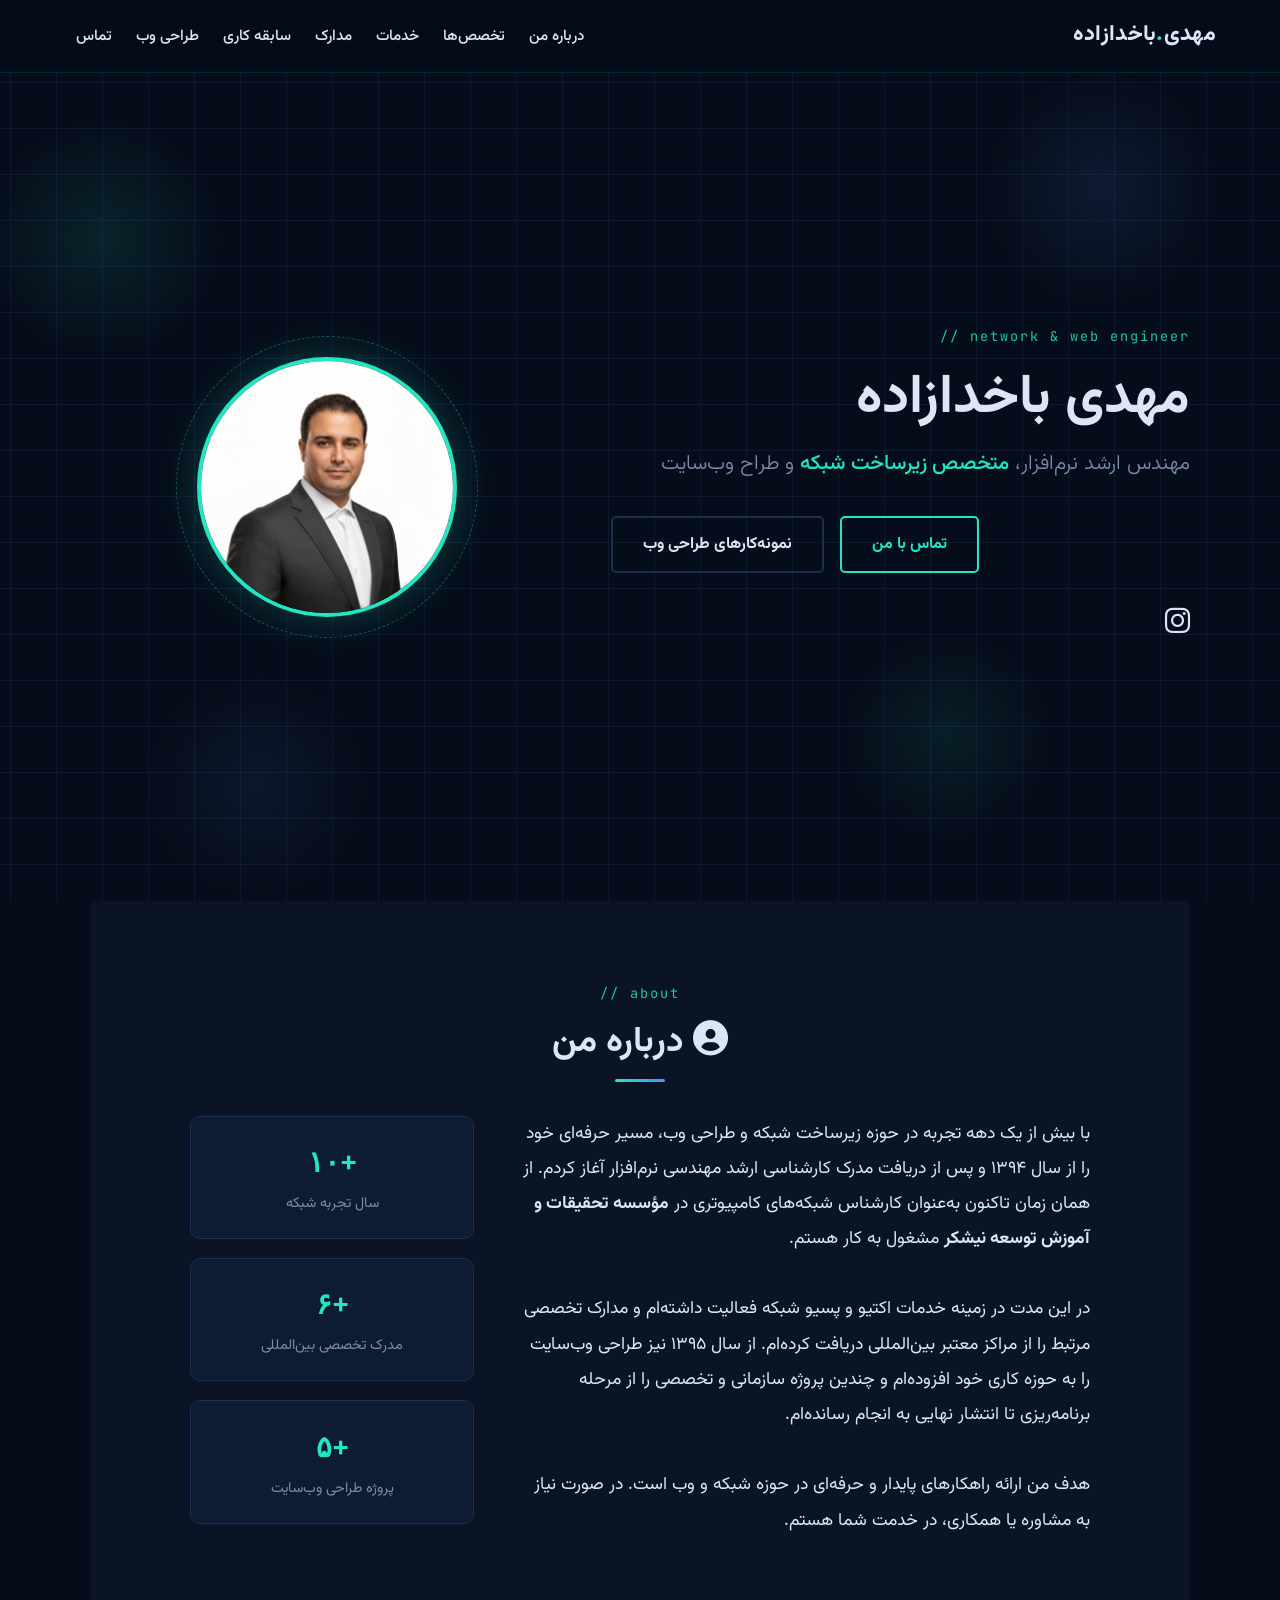
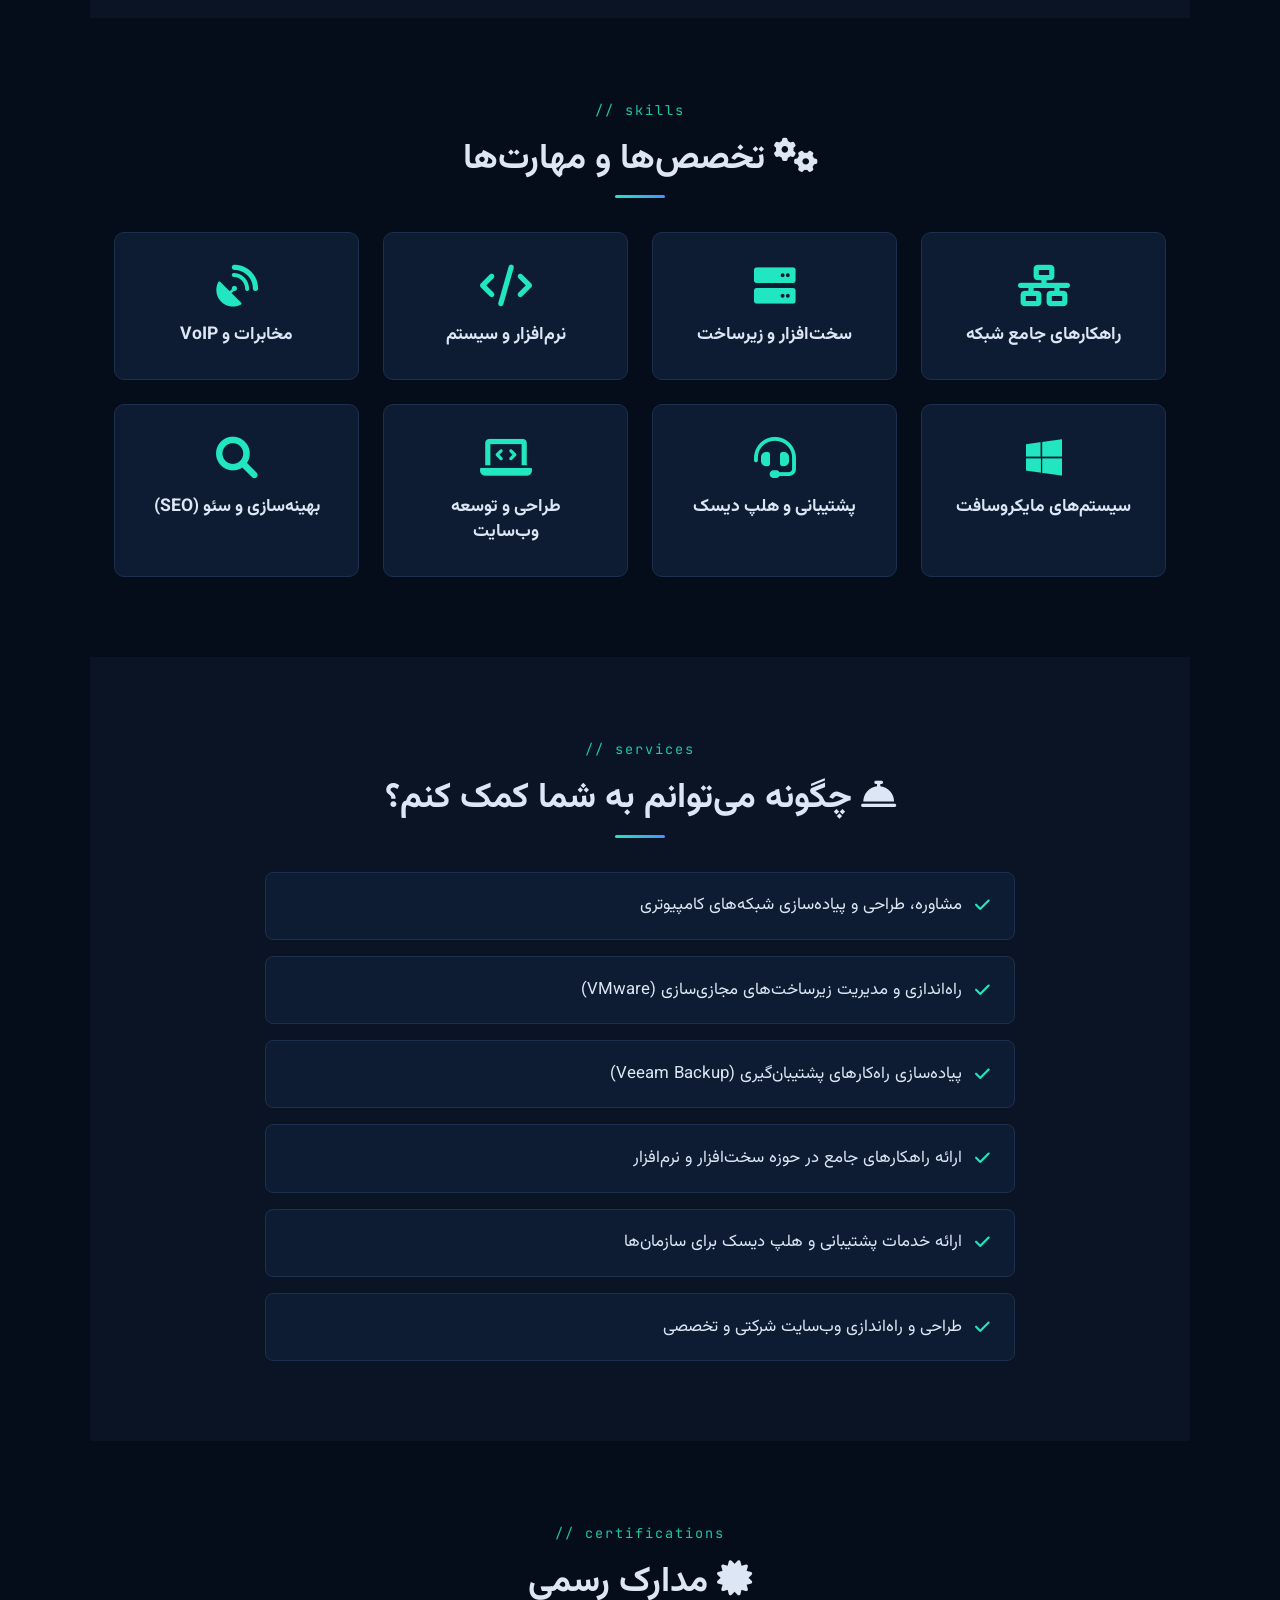
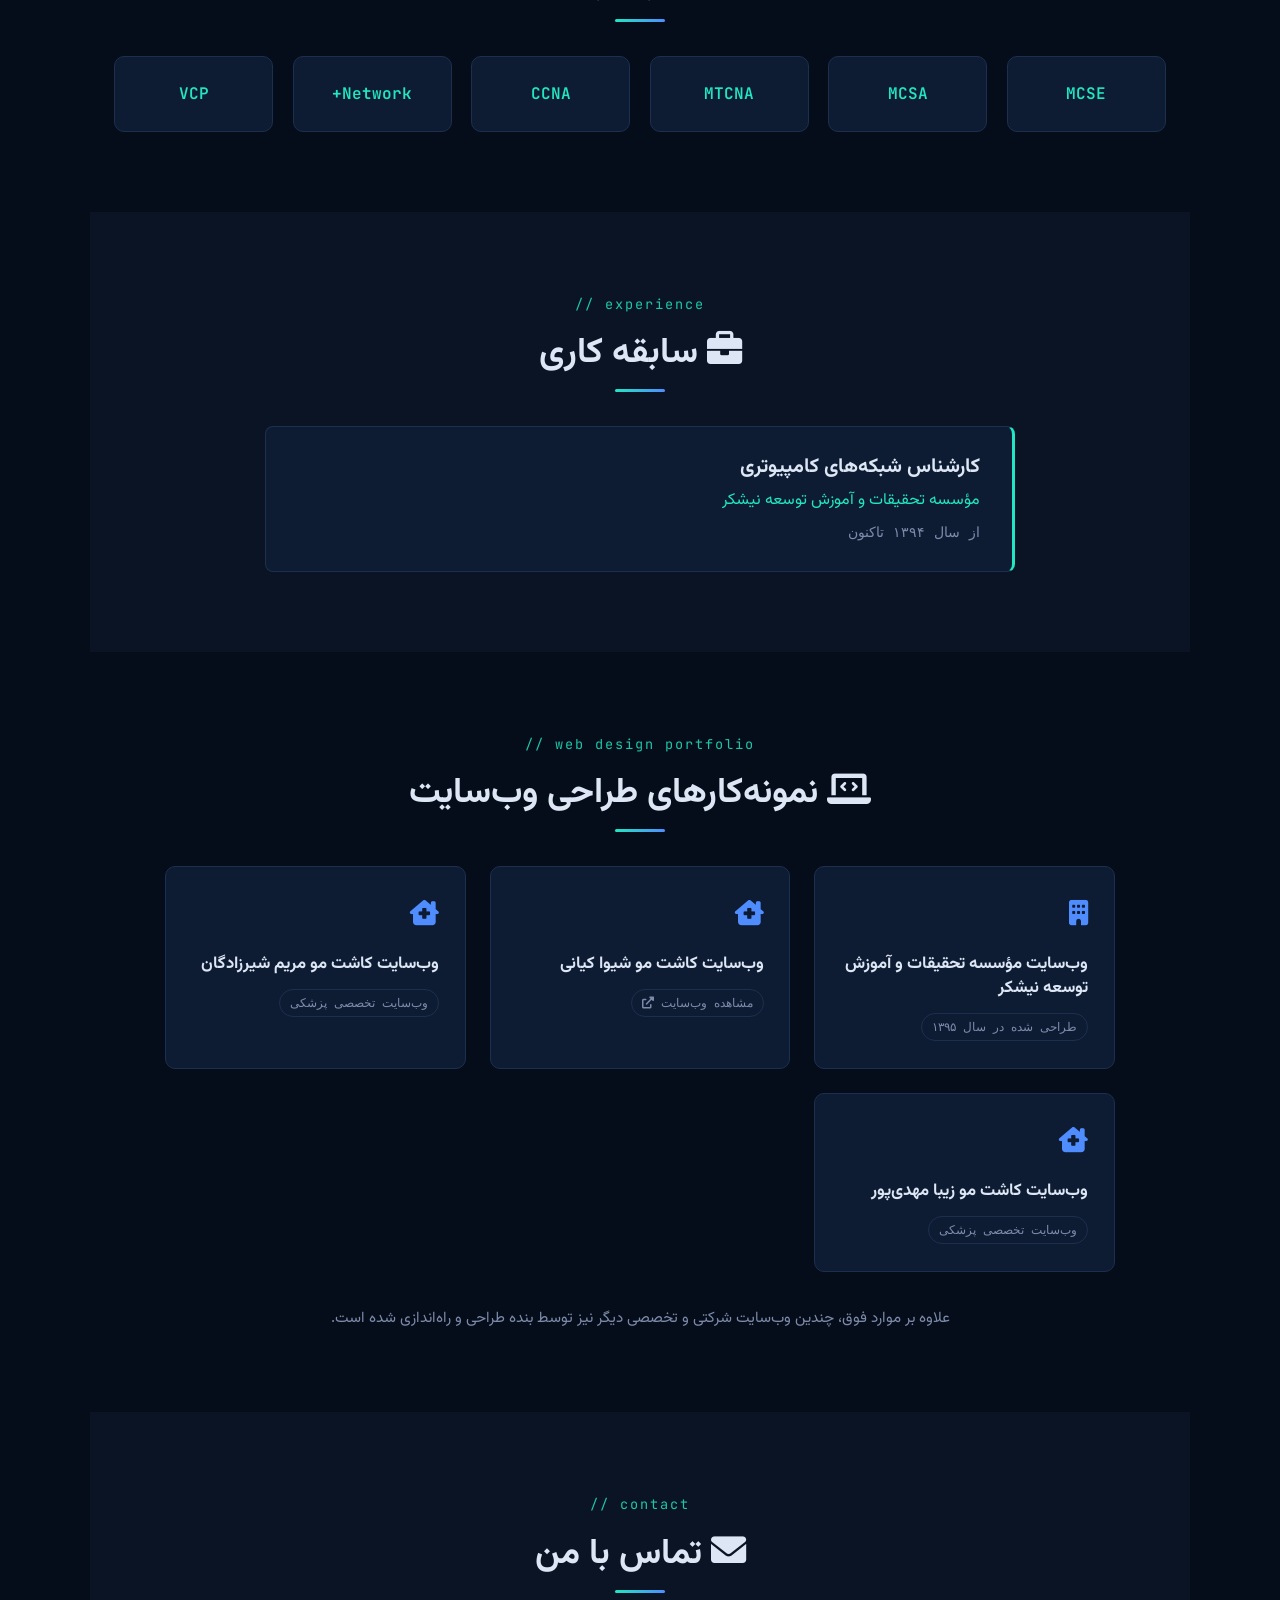
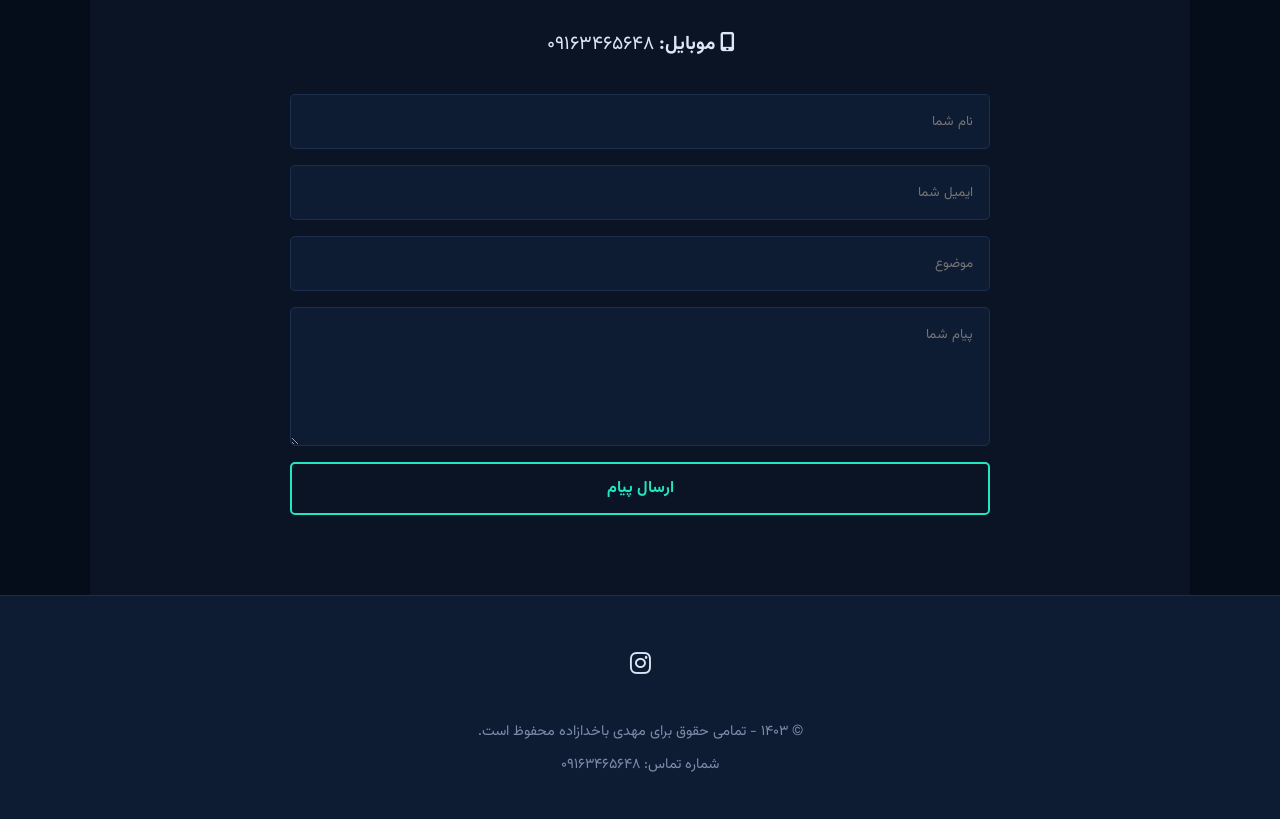
<file: index.html>
<!DOCTYPE html>
<html lang="fa" dir="rtl">
<head>
    <meta charset="UTF-8">
    <meta name="viewport" content="width=device-width, initial-scale=1.0">
    <title>مهدی باخدازاده | متخصص شبکه و طراحی وب‌سایت</title>
    <meta name="description" content="مهدی باخدازاده، کارشناس ارشد شبکه‌های کامپیوتری و طراح وب‌سایت با بیش از یک دهه تجربه. مشاوره، طراحی و پیاده‌سازی شبکه، مجازی‌سازی VMware، پشتیبان‌گیری Veeam و طراحی سایت حرفه‌ای.">
    <meta name="keywords" content="مهدی باخدازاده, کارشناس شبکه, متخصص شبکه, طراحی سایت, طراح وب سایت, VMware, Veeam Backup, CCNA, MCSE, پشتیبانی شبکه, هلپ دسک">
    <meta name="author" content="مهدی باخدازاده">
    <meta name="robots" content="index, follow">
    <meta name="geo.region" content="IR-16">
    <meta name="geo.placename" content="Ahvaz">
    <link rel="canonical" href="https://mehdiba3.github.io/mehdibakhodazadeh/">

    <!-- Open Graph -->
    <meta property="og:type" content="profile">
    <meta property="og:title" content="مهدی باخدازاده | متخصص شبکه و طراحی وب‌سایت">
    <meta property="og:description" content="کارشناس ارشد شبکه‌های کامپیوتری و طراح وب‌سایت با بیش از یک دهه تجربه عملی در شبکه، سخت‌افزار، نرم‌افزار و مخابرات.">
    <meta property="og:image" content="https://mehdiba3.github.io/mehdibakhodazadeh/assets/images/MehdiBakhodazadeh1404.jpg">
    <meta property="og:url" content="https://mehdiba3.github.io/mehdibakhodazadeh/">
    <meta property="og:locale" content="fa_IR">
    <meta name="twitter:card" content="summary_large_image">
    <meta name="twitter:title" content="مهدی باخدازاده | متخصص شبکه و طراحی وب‌سایت">
    <meta name="twitter:description" content="کارشناس ارشد شبکه‌های کامپیوتری و طراح وب‌سایت با بیش از یک دهه تجربه.">
    <meta name="twitter:image" content="https://mehdiba3.github.io/mehdibakhodazadeh/assets/images/MehdiBakhodazadeh1404.jpg">
    <meta name="theme-color" content="#060d1a">

    <link rel="stylesheet" href="assets/css/main.css">
    <link rel="stylesheet" href="https://cdnjs.cloudflare.com/ajax/libs/font-awesome/6.0.0-beta3/css/all.min.css">

    <!-- Structured data -->
    <script type="application/ld+json">
    {
      "@context": "https://schema.org",
      "@type": "Person",
      "name": "مهدی باخدازاده",
      "url": "https://mehdiba3.github.io/mehdibakhodazadeh/",
      "image": "https://mehdiba3.github.io/mehdibakhodazadeh/assets/images/MehdiBakhodazadeh1404.jpg",
      "jobTitle": "کارشناس شبکه‌های کامپیوتری و طراح وب‌سایت",
      "telephone": "+989163465648",
      "address": {
        "@type": "PostalAddress",
        "addressLocality": "اهواز",
        "addressRegion": "خوزستان",
        "addressCountry": "IR"
      },
      "worksFor": {
        "@type": "Organization",
        "name": "مؤسسه تحقیقات و آموزش توسعه نیشکر"
      },
      "sameAs": [
        "https://www.instagram.com/mehdibakhodazadeh"
      ],
      "knowsAbout": [
        "شبکه‌های کامپیوتری",
        "VMware",
        "Veeam Backup",
        "طراحی وب‌سایت",
        "زیرساخت IT",
        "مخابرات و VoIP",
        "پشتیبانی شبکه"
      ]
    }
    </script>
    <script type="application/ld+json">
    {
      "@context": "https://schema.org",
      "@type": "ProfessionalService",
      "name": "مهدی باخدازاده",
      "url": "https://mehdiba3.github.io/mehdibakhodazadeh/",
      "telephone": "+989163465648",
      "image": "https://mehdiba3.github.io/mehdibakhodazadeh/assets/images/MehdiBakhodazadeh1404.jpg",
      "address": {
        "@type": "PostalAddress",
        "addressLocality": "اهواز",
        "addressRegion": "خوزستان",
        "addressCountry": "IR"
      },
      "areaServed": {
        "@type": "AdministrativeArea",
        "name": "خوزستان"
      },
      "serviceType": [
        "طراحی وب‌سایت",
        "پشتیبانی شبکه",
        "مشاوره زیرساخت IT",
        "مجازی‌سازی VMware",
        "پشتیبان‌گیری Veeam"
      ]
    }
    </script>
</head>
<body>

    <header>
        <nav>
            <div class="logo">
                <a href="#">مهدی<span>.</span>باخدازاده</a>
            </div>
            <ul>
                <li><a href="#about">درباره من</a></li>
                <li><a href="#skills">تخصص‌ها</a></li>
                <li><a href="#services">خدمات</a></li>
                <li><a href="#certifications">مدارک</a></li>
                <li><a href="#experience">سابقه کاری</a></li>
                <li><a href="#webdesign">طراحی وب</a></li>
                <li><a href="#contact">تماس</a></li>
            </ul>
        </nav>
    </header>

    <main>
        <!-- Hero -->
        <section id="hero">
            <div class="hero-container">
                <div class="hero-text">
                    <span class="eyebrow">// network & web engineer</span>
                    <h1>مهدی باخدازاده</h1>
                    <p class="role">مهندس ارشد نرم‌افزار، <strong>متخصص زیرساخت شبکه</strong> و طراح وب‌سایت</p>
                    <div class="cta-group">
                        <a href="#contact" class="cta-button">تماس با من</a>
                        <a href="#webdesign" class="cta-button secondary">نمونه‌کارهای طراحی وب</a>
                    </div>
                    <div class="hero-socials">
                        <a href="https://www.instagram.com/mehdibakhodazadeh" target="_blank" rel="noopener" aria-label="اینستاگرام مهدی باخدازاده"><i class="fab fa-instagram"></i></a>
                    </div>
                </div>
                <div class="hero-image">
                    <img src="assets/images/MehdiBakhodazadeh1404.jpg" alt="مهدی باخدازاده، کارشناس شبکه و طراح وب‌سایت" width="260" height="260" loading="eager">
                </div>
            </div>
        </section>

        <!-- About -->
        <section id="about" class="container reveal">
            <span class="eyebrow">// about</span>
            <h2><i class="fas fa-user-circle"></i> درباره من</h2>
            <div class="about-flex">
                <div class="about-text">
                    <p>
                        با بیش از یک دهه تجربه در حوزه زیرساخت شبکه و طراحی وب، مسیر حرفه‌ای خود را از سال ۱۳۹۴ و پس از دریافت مدرک کارشناسی ارشد مهندسی نرم‌افزار آغاز کردم. از همان زمان تاکنون به‌عنوان کارشناس شبکه‌های کامپیوتری در <strong>مؤسسه تحقیقات و آموزش توسعه نیشکر</strong> مشغول به کار هستم.
                        <br><br>
                        در این مدت در زمینه خدمات اکتیو و پسیو شبکه فعالیت داشته‌ام و مدارک تخصصی مرتبط را از مراکز معتبر بین‌المللی دریافت کرده‌ام. از سال ۱۳۹۵ نیز طراحی وب‌سایت را به حوزه کاری خود افزوده‌ام و چندین پروژه سازمانی و تخصصی را از مرحله برنامه‌ریزی تا انتشار نهایی به انجام رسانده‌ام.
                        <br><br>
                        هدف من ارائه راهکارهای پایدار و حرفه‌ای در حوزه شبکه و وب است. در صورت نیاز به مشاوره یا همکاری، در خدمت شما هستم.
                    </p>
                </div>
                <div class="about-stats">
                    <div class="stat-box">
                        <span class="num">+۱۰</span>
                        <span class="label">سال تجربه شبکه</span>
                    </div>
                    <div class="stat-box">
                        <span class="num">+۶</span>
                        <span class="label">مدرک تخصصی بین‌المللی</span>
                    </div>
                    <div class="stat-box">
                        <span class="num">+۵</span>
                        <span class="label">پروژه طراحی وب‌سایت</span>
                    </div>
                </div>
            </div>
        </section>

        <!-- Skills -->
        <section id="skills" class="container reveal">
            <span class="eyebrow">// skills</span>
            <h2><i class="fas fa-cogs"></i> تخصص‌ها و مهارت‌ها</h2>
            <div class="skills-grid">
                <div class="skill-card">
                    <i class="fas fa-network-wired"></i>
                    <h3>راهکارهای جامع شبکه</h3>
                </div>
                <div class="skill-card">
                    <i class="fas fa-server"></i>
                    <h3>سخت‌افزار و زیرساخت</h3>
                </div>
                <div class="skill-card">
                    <i class="fas fa-code"></i>
                    <h3>نرم‌افزار و سیستم</h3>
                </div>
                <div class="skill-card">
                    <i class="fas fa-satellite-dish"></i>
                    <h3>مخابرات و VoIP</h3>
                </div>
                <div class="skill-card">
                    <i class="fab fa-windows"></i>
                    <h3>سیستم‌های مایکروسافت</h3>
                </div>
                <div class="skill-card">
                    <i class="fas fa-headset"></i>
                    <h3>پشتیبانی و هلپ دیسک</h3>
                </div>
                <div class="skill-card">
                    <i class="fas fa-laptop-code"></i>
                    <h3>طراحی و توسعه وب‌سایت</h3>
                </div>
                <div class="skill-card">
                    <i class="fas fa-search"></i>
                    <h3>بهینه‌سازی و سئو (SEO)</h3>
                </div>
            </div>
        </section>

        <!-- Services -->
        <section id="services" class="container reveal">
            <span class="eyebrow">// services</span>
            <h2><i class="fas fa-concierge-bell"></i> چگونه می‌توانم به شما کمک کنم؟</h2>
            <div class="services-list">
                <ul>
                    <li><i class="fas fa-check"></i> مشاوره، طراحی و پیاده‌سازی شبکه‌های کامپیوتری</li>
                    <li><i class="fas fa-check"></i> راه‌اندازی و مدیریت زیرساخت‌های مجازی‌سازی (VMware)</li>
                    <li><i class="fas fa-check"></i> پیاده‌سازی راه‌کارهای پشتیبان‌گیری (Veeam Backup)</li>
                    <li><i class="fas fa-check"></i> ارائه راهکارهای جامع در حوزه سخت‌افزار و نرم‌افزار</li>
                    <li><i class="fas fa-check"></i> ارائه خدمات پشتیبانی و هلپ دیسک برای سازمان‌ها</li>
                    <li><i class="fas fa-check"></i> طراحی و راه‌اندازی وب‌سایت شرکتی و تخصصی</li>
                </ul>
            </div>
        </section>

        <!-- Certifications -->
        <section id="certifications" class="container reveal">
            <span class="eyebrow">// certifications</span>
            <h2><i class="fas fa-certificate"></i> مدارک رسمی</h2>
            <div class="cert-grid">
                <div class="cert-item">MCSE</div>
                <div class="cert-item">MCSA</div>
                <div class="cert-item">MTCNA</div>
                <div class="cert-item">CCNA</div>
                <div class="cert-item">Network+</div>
                <div class="cert-item">VCP</div>
            </div>
        </section>

        <!-- Experience -->
        <section id="experience" class="container reveal">
            <span class="eyebrow">// experience</span>
            <h2><i class="fas fa-briefcase"></i> سابقه کاری</h2>
            <div class="experience-item">
                <h3>کارشناس شبکه‌های کامپیوتری</h3>
                <p class="company">مؤسسه تحقیقات و آموزش توسعه نیشکر</p>
                <p class="date">از سال ۱۳۹۴ تاکنون</p>
            </div>
        </section>

        <!-- Web Design Portfolio -->
        <section id="webdesign" class="container reveal">
            <span class="eyebrow">// web design portfolio</span>
            <h2><i class="fas fa-laptop-code"></i> نمونه‌کارهای طراحی وب‌سایت</h2>
            <div class="portfolio-grid">
                <div class="portfolio-item">
                    <div class="p-icon"><i class="fas fa-building"></i></div>
                    <h3>وب‌سایت مؤسسه تحقیقات و آموزش توسعه نیشکر</h3>
                    <span class="p-tag">طراحی شده در سال ۱۳۹۵</span>
                </div>
                <a class="portfolio-item" href="http://kianihair.ir/" target="_blank" rel="noopener">
                    <div class="p-icon"><i class="fas fa-clinic-medical"></i></div>
                    <h3>وب‌سایت کاشت مو شیوا کیانی</h3>
                    <span class="p-tag">مشاهده وب‌سایت <i class="fas fa-external-link-alt"></i></span>
                </a>
                <div class="portfolio-item">
                    <div class="p-icon"><i class="fas fa-clinic-medical"></i></div>
                    <h3>وب‌سایت کاشت مو مریم شیرزادگان</h3>
                    <span class="p-tag">وب‌سایت تخصصی پزشکی</span>
                </div>
                <div class="portfolio-item">
                    <div class="p-icon"><i class="fas fa-clinic-medical"></i></div>
                    <h3>وب‌سایت کاشت مو زیبا مهدی‌پور</h3>
                    <span class="p-tag">وب‌سایت تخصصی پزشکی</span>
                </div>
            </div>
            <p class="portfolio-note">علاوه بر موارد فوق، چندین وب‌سایت شرکتی و تخصصی دیگر نیز توسط بنده طراحی و راه‌اندازی شده است.</p>
        </section>

        <!-- Contact -->
        <section id="contact" class="container reveal">
            <span class="eyebrow">// contact</span>
            <h2><i class="fas fa-envelope"></i> تماس با من</h2>
            <div class="contact-info">
                <p><i class="fas fa-mobile-alt"></i> <strong>موبایل:</strong> <a href="tel:+989163465648" class="tel-link">۰۹۱۶۳۴۶۵۶۴۸</a></p>
            </div>

            <form class="contact-form" action="https://formspree.io/f/mpwvjrwo" method="POST">
                <input type="text" name="name" placeholder="نام شما" required autocomplete="name">
                <input type="email" name="email" placeholder="ایمیل شما" required autocomplete="email">
                <input type="text" name="subject" placeholder="موضوع" required>
                <textarea name="message" rows="5" placeholder="پیام شما" required></textarea>
                <button type="submit" class="cta-button">ارسال پیام</button>
            </form>
        </section>
    </main>

    <footer>
        <div class="footer-socials">
            <a href="https://www.instagram.com/mehdibakhodazadeh" target="_blank" rel="noopener" aria-label="Instagram"><i class="fab fa-instagram"></i></a>
        </div>
        <p>&copy; ۱۴۰۳ - تمامی حقوق برای مهدی باخدازاده محفوظ است.</p>
        <p class="footer-contact">شماره تماس: <a href="tel:+989163465648" class="tel-link">۰۹۱۶۳۴۶۵۶۴۸</a></p>
    </footer>

    <script src="assets/js/main.js" defer></script>
</body>
</html>
</file>
<file: assets/css/main.css>
/* Main stylesheet – import order matters */
@import url('variables.css');
@import url('base.css');
@import url('layout.css');
@import url('components.css');
</file>
